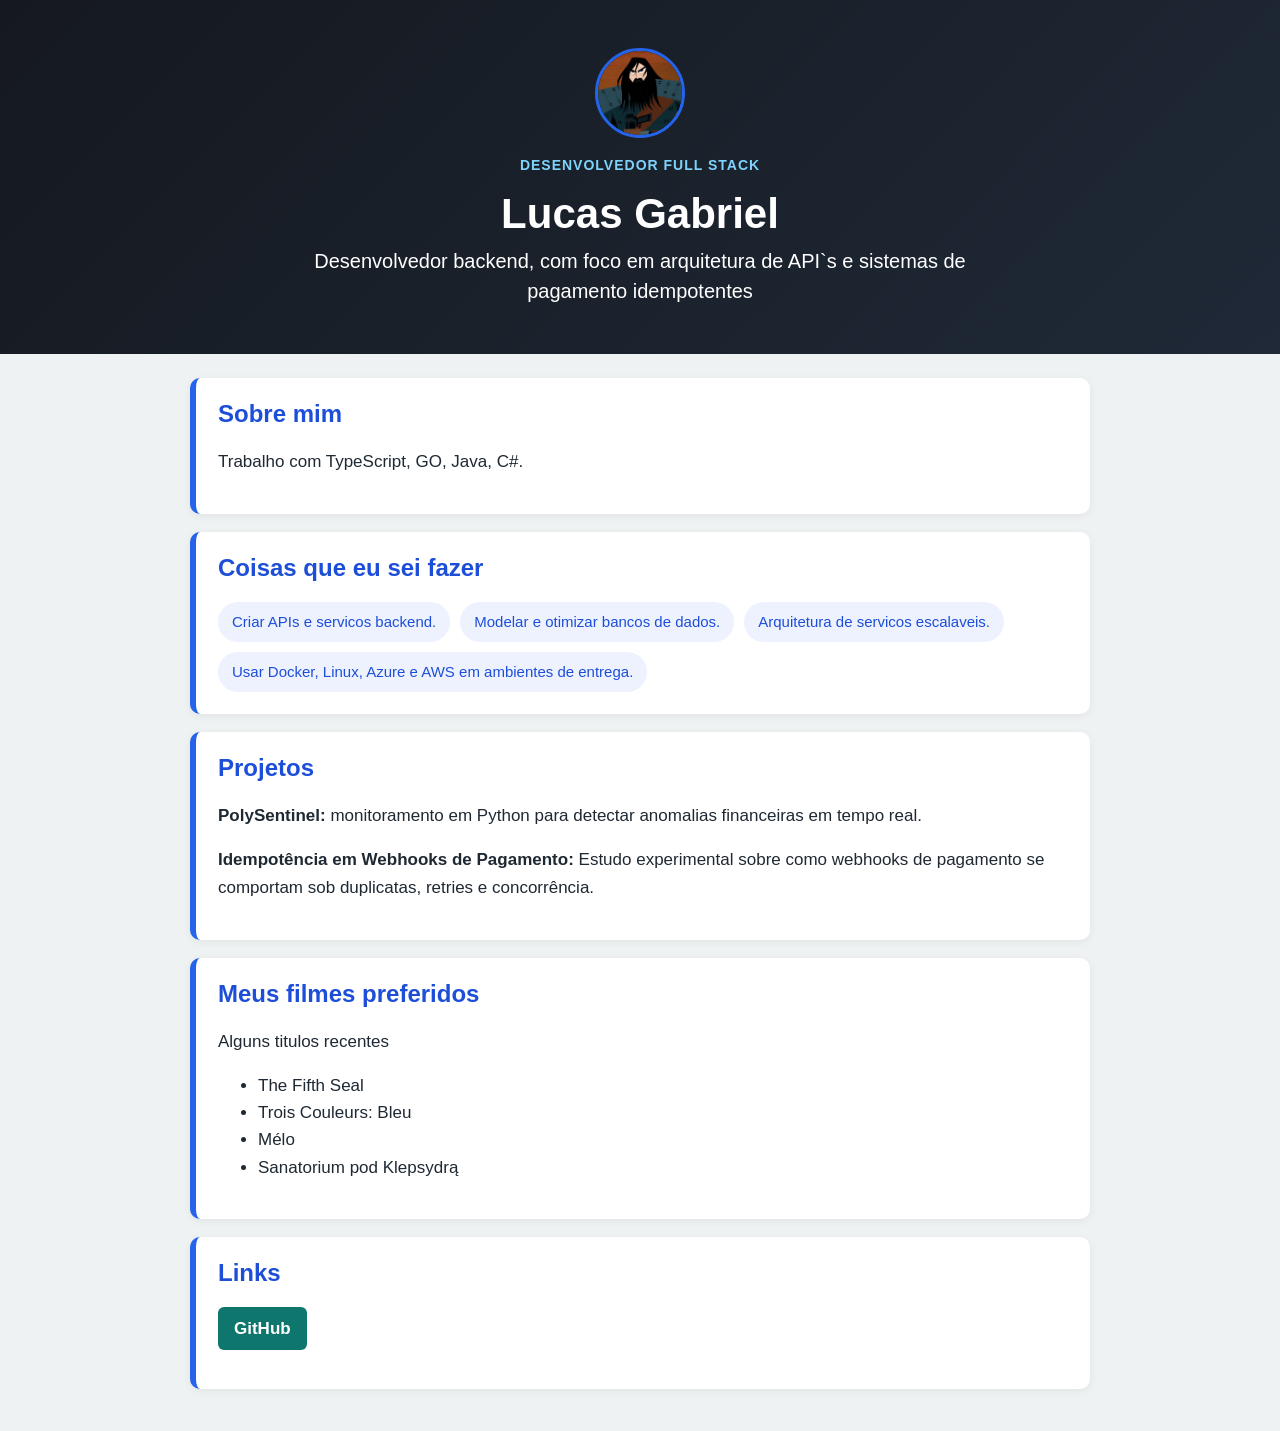
<file: index.html>
<!doctype html>
<html lang="pt-BR">
    <head>
        <meta charset="UTF-8" />
        <meta name="viewport" content="width=device-width, initial-scale=1.0" />
        <title>Lucas Gabriel | Cartao Digital</title>
        <link rel="stylesheet" href="style.css" />
    </head>

    <body>
        <header>
            <img class="avatar" src="avatar.jpg" alt="Foto de Lucas Gabriel" />
            <p class="tag">desenvolvedor full stack</p>
            <h1>Lucas Gabriel</h1>
            <p class="intro">
                Desenvolvedor backend, com foco em arquitetura de API`s e
                sistemas de pagamento idempotentes
            </p>
        </header>

        <main>
            <section>
                <h2>Sobre mim</h2>
                <p>Trabalho com TypeScript, GO, Java, C#.</p>
            </section>

            <section>
                <h2>Coisas que eu sei fazer</h2>
                <ul class="skill-list">
                    <li>Criar APIs e servicos backend.</li>
                    <li>Modelar e otimizar bancos de dados.</li>
                    <li>Arquitetura de servicos escalaveis.</li>
                    <li>
                        Usar Docker, Linux, Azure e AWS em ambientes de entrega.
                    </li>
                </ul>
            </section>

            <section>
                <h2>Projetos</h2>
                <p>
                    <strong>PolySentinel:</strong> monitoramento em Python para
                    detectar anomalias financeiras em tempo real.
                </p>
                <p>
                    <strong>Idempotência em Webhooks de Pagamento:</strong>
                    Estudo experimental sobre como webhooks de pagamento se
                    comportam sob duplicatas, retries e concorrência.
                </p>
            </section>

            <section>
                <h2>Meus filmes preferidos</h2>
                <p>Alguns titulos recentes</p>
                <ul>
                    <li>The Fifth Seal</li>
                    <li>Trois Couleurs: Bleu</li>
                    <li>Mélo</li>
                    <li>Sanatorium pod Klepsydrą</li>
                </ul>
            </section>

            <section>
                <h2>Links</h2>
                <p>
                    <a href="https://github.com/lgsn0w">GitHub</a>
                </p>
            </section>
        </main>
    </body>
</html>
</file>
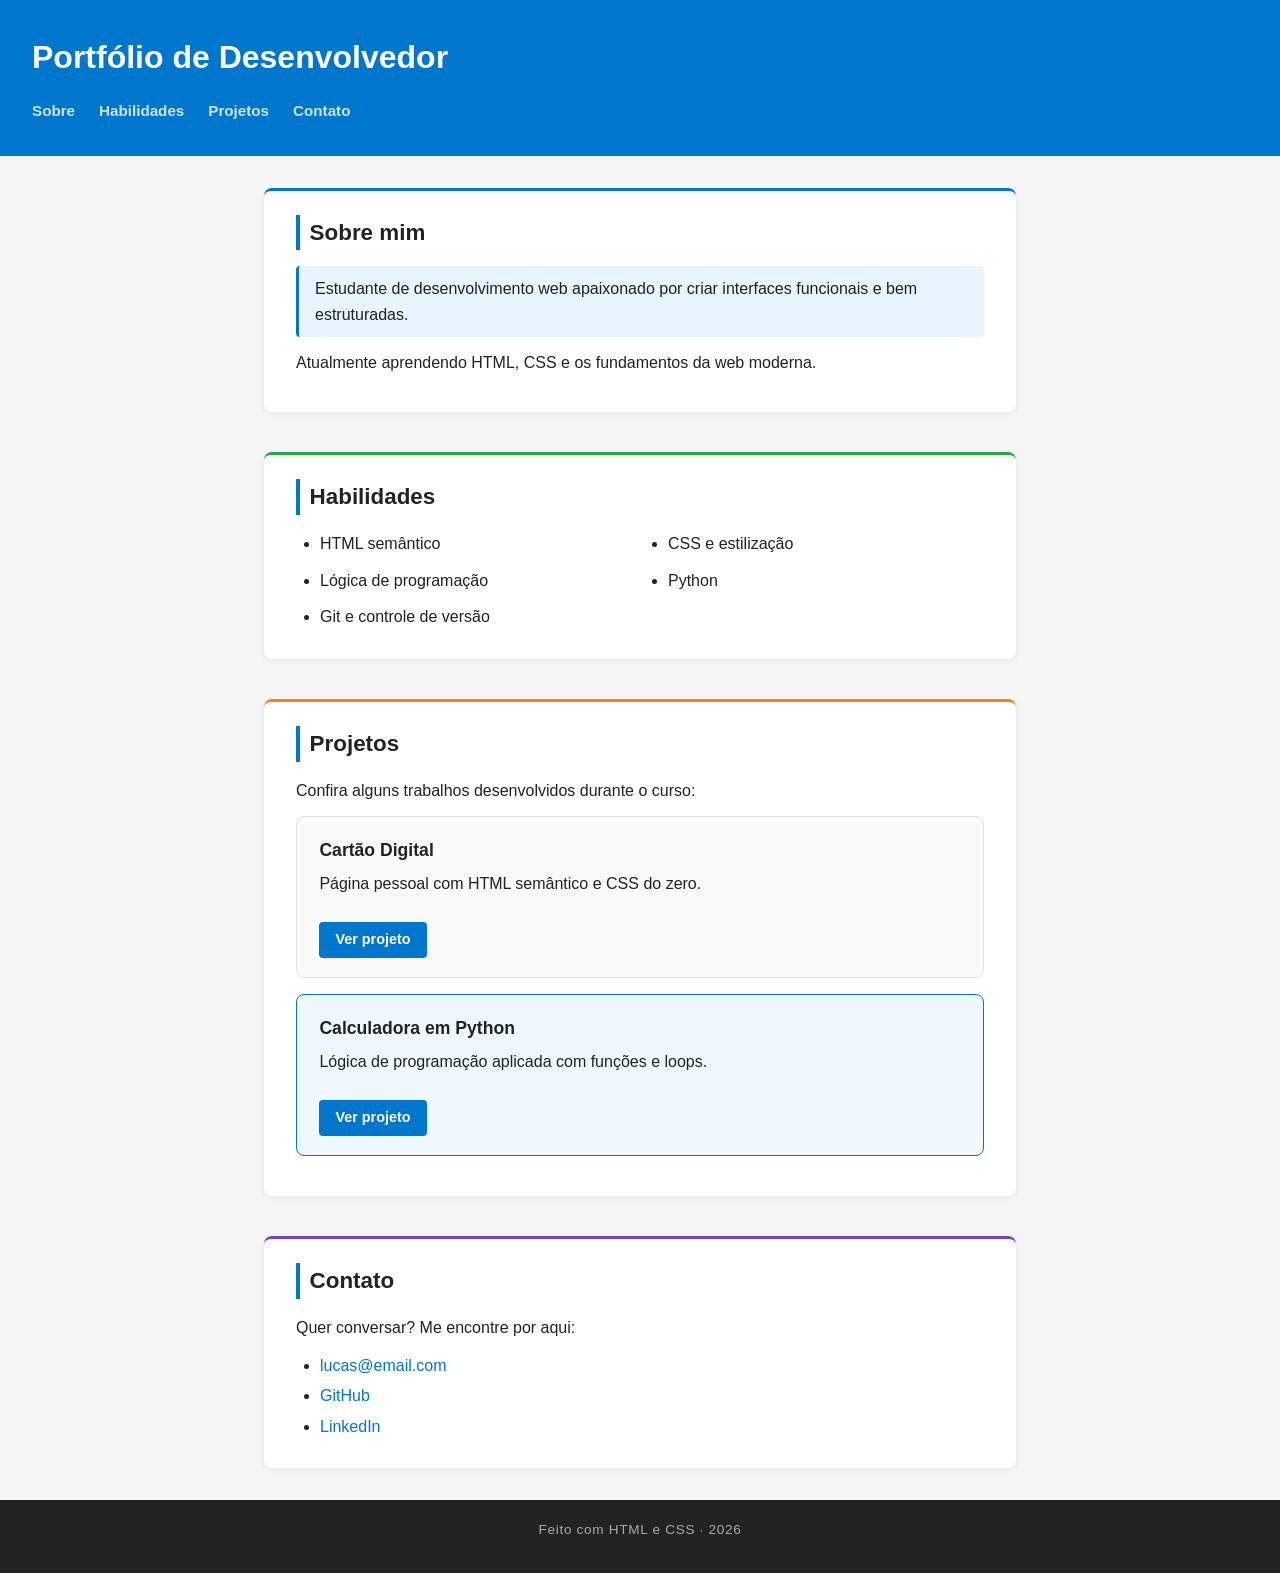
<file: 02-html-estruturado/index.html>
<!DOCTYPE html>
<html lang="pt-BR">
  <head>
    <meta charset="UTF-8" />
    <meta name="viewport" content="width=device-width, initial-scale=1.0" />
    <title>HTML Estruturado — Exemplo Comentado</title>

    <!--
      DICA: O <link> abaixo conecta este HTML ao arquivo style.css.
      rel="stylesheet" diz ao navegador que é um arquivo de estilos.
      href aponta para o caminho do arquivo CSS.
    -->
    <link rel="stylesheet" href="style.css" />
  </head>

  <body>
    <!--
      ===========================
      <header>
      ===========================
      Cabeçalho da página. Normalmente contém o título principal
      do site e a navegação (<nav>). Aparece UMA vez, no topo.
    -->
    <header>
      <h1>Portfólio de Desenvolvedor</h1>

      <!--
        <nav> = bloco de navegação.
        Links internos usam href="#id-da-secao" para pular até aquele ponto.
      -->
      <nav>
        <a href="#sobre">Sobre</a>
        <a href="#habilidades">Habilidades</a>
        <a href="#projetos">Projetos</a>
        <a href="#contato">Contato</a>
      </nav>
    </header>

    <!--
      ===========================
      <main>
      ===========================
      Conteúdo PRINCIPAL da página. Deve existir apenas UM <main> por página.
      Tudo que for o foco central vai aqui dentro: seções, artigos, formulários.
    -->
    <main>

      <!--
        ===========================
        <section> com ID
        ===========================
        Uma seção temática dentro do <main>. Agrupa conteúdo relacionado.

        ID: identificador ÚNICO no documento. Usado para:
          - Navegação interna (href="#sobre")
          - Estilização específica no CSS (#sobre { ... })
          - JavaScript (document.getElementById("sobre"))
        Regra: cada ID deve aparecer uma única vez por página.
      -->
      <section id="sobre">
        <h2>Sobre mim</h2>

        <!--
          CLASS: classe reutilizável. Pode ser aplicada a VÁRIOS elementos.
          No CSS: .destaque { ... }
          Um elemento pode ter mais de uma classe: class="destaque grande"
        -->
        <p class="destaque">
          Estudante de desenvolvimento web apaixonado por criar interfaces
          funcionais e bem estruturadas.
        </p>
        <p>
          Atualmente aprendendo HTML, CSS e os fundamentos da web moderna.
        </p>
      </section>

      <!-- ============================================================ -->

      <section id="habilidades">
        <h2>Habilidades</h2>

        <!--
          A classe "lista-habilidades" permite estilizar só esta lista,
          sem afetar outras <ul> que existam na página.
        -->
        <ul class="lista-habilidades">
          <li>HTML semântico</li>
          <li>CSS e estilização</li>
          <li>Lógica de programação</li>
          <li>Python</li>
          <li>Git e controle de versão</li>
        </ul>
      </section>

      <!-- ============================================================ -->

      <section id="projetos">
        <h2>Projetos</h2>
        <p>Confira alguns trabalhos desenvolvidos durante o curso:</p>

        <!--
          <article> = conteúdo independente e autocontido.
          Poderia ser retirado da página e ainda fazer sentido sozinho.
          Aqui cada projeto é um <article> com a classe "card-projeto".
        -->
        <article class="card-projeto">
          <h3>Cartão Digital</h3>
          <p>Página pessoal com HTML semântico e CSS do zero.</p>
          <a href="#" class="btn">Ver projeto</a>
        </article>

        <!--
          Este card tem DUAS classes: "card-projeto" e "destaque".
          Vai herdar os estilos de ambas.
        -->
        <article class="card-projeto destaque">
          <h3>Calculadora em Python</h3>
          <p>Lógica de programação aplicada com funções e loops.</p>
          <a href="#" class="btn">Ver projeto</a>
        </article>
      </section>

      <!-- ============================================================ -->

      <section id="contato">
        <h2>Contato</h2>
        <p>Quer conversar? Me encontre por aqui:</p>
        <ul>
          <li><a href="mailto:lucas@email.com">lucas@email.com</a></li>
          <li><a href="https://github.com" target="_blank">GitHub</a></li>
          <li><a href="https://linkedin.com" target="_blank">LinkedIn</a></li>
        </ul>
      </section>

    </main>

    <!--
      ===========================
      <footer>
      ===========================
      Rodapé da página. Costuma ter créditos, links legais, ano de criação.
    -->
    <footer>
      <!--
        O ID "rodape-principal" permite estilizar ESTE elemento
        com #rodape-principal { ... } no CSS.
      -->
      <p id="rodape-principal">Feito com HTML e CSS · 2026</p>
    </footer>

  </body>
</html>
</file>
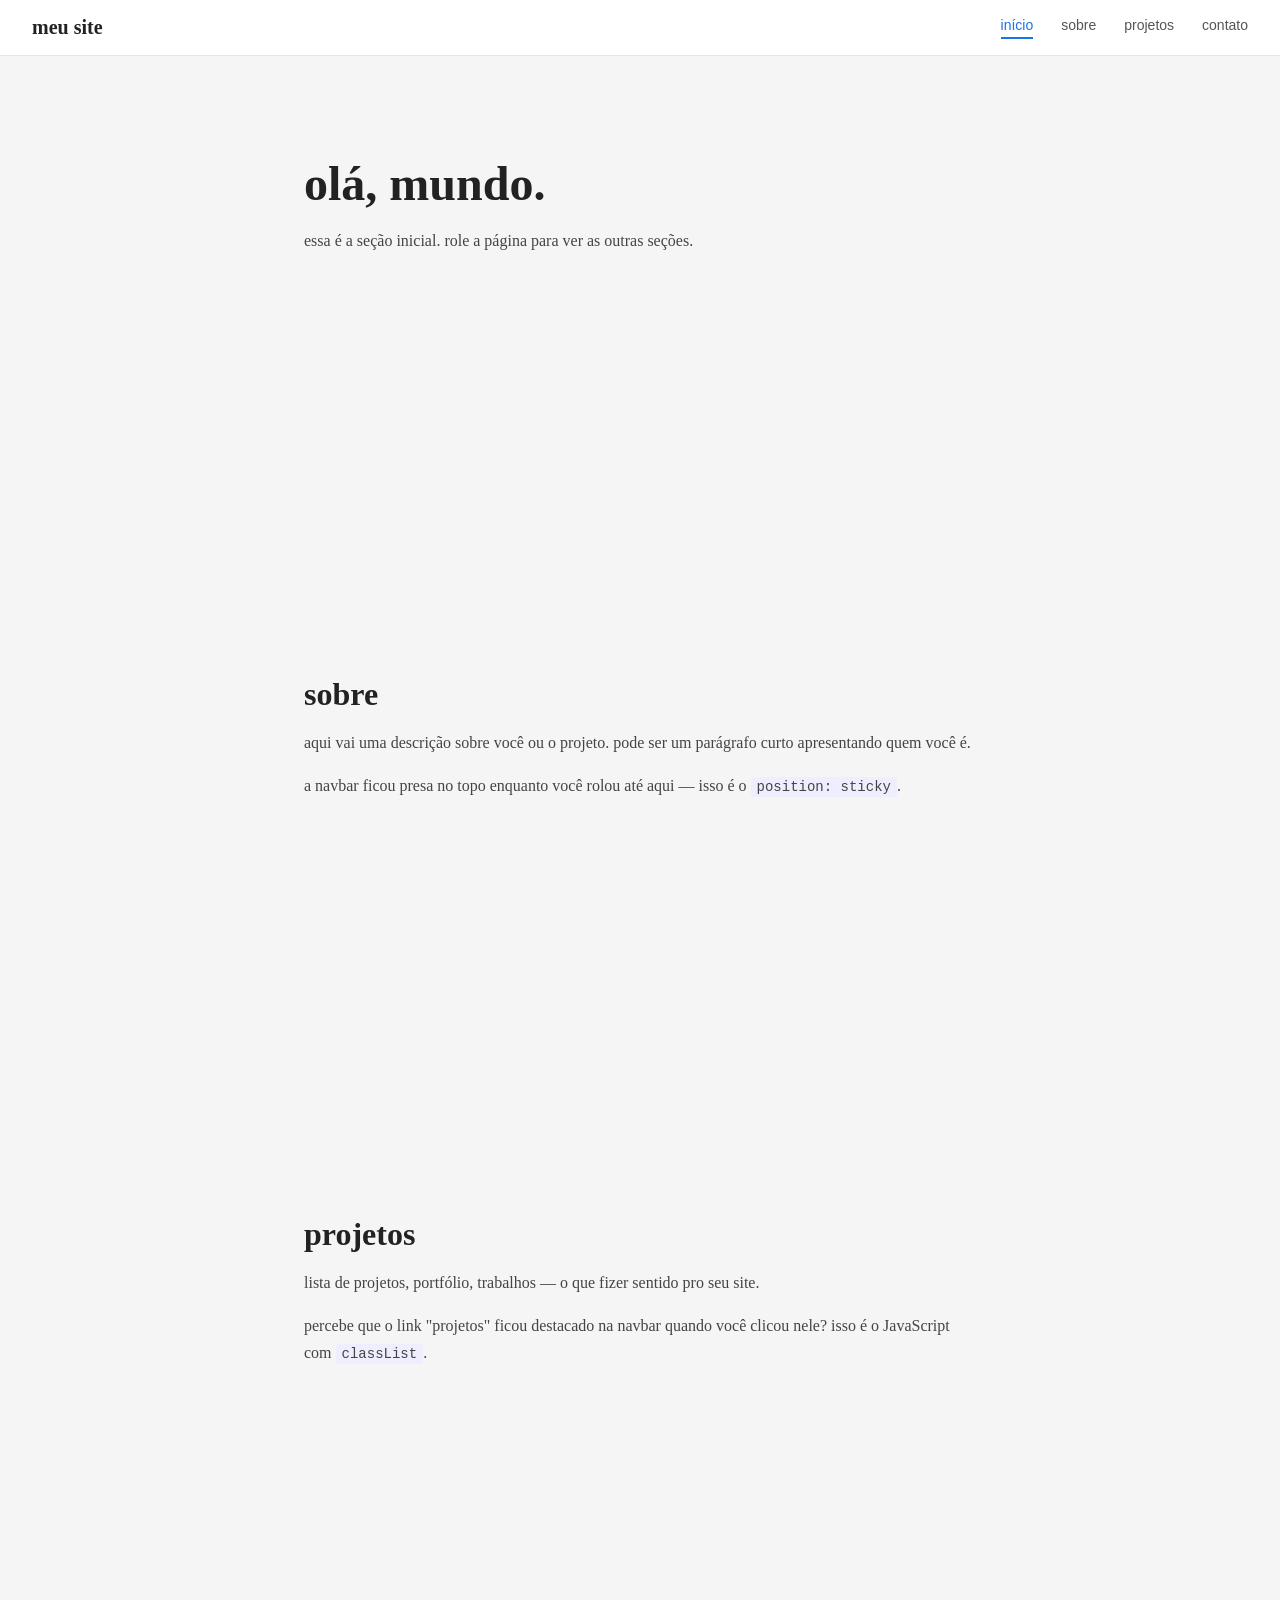
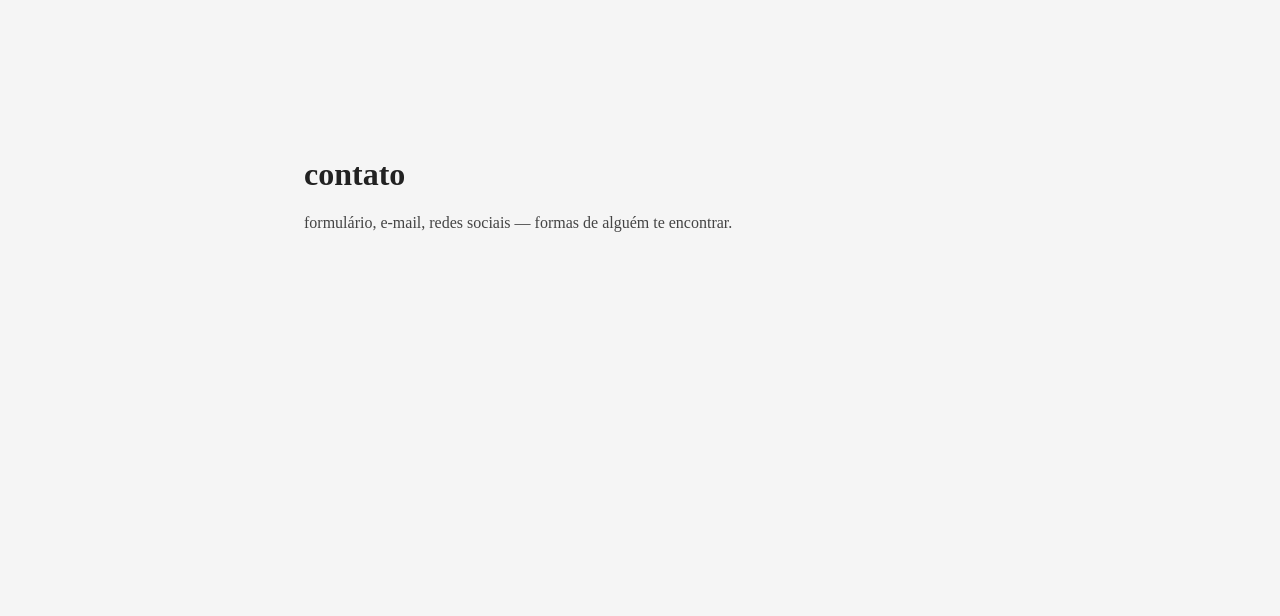
<file: 05-navbar/index.html>
<!DOCTYPE html>
<html lang="pt-br">
<head>
  <meta charset="UTF-8">
  <meta name="viewport" content="width=device-width, initial-scale=1.0">
  <title>navbar do zero</title>
  <link rel="stylesheet" href="style.css">
</head>
<body>

  <header class="navbar" id="topo">
    <a href="#topo" class="navbar-logo">meu site</a>
    <nav class="navbar-links">
      <a href="#topo"      id="link-inicio"   class="link-nav ativo">início</a>
      <a href="#sobre"     id="link-sobre"    class="link-nav">sobre</a>
      <a href="#projetos"  id="link-projetos" class="link-nav">projetos</a>
      <a href="#contato"   id="link-contato"  class="link-nav">contato</a>
    </nav>
  </header>

  <main>

    <section class="secao hero">
      <h1>olá, mundo.</h1>
      <p>essa é a seção inicial. role a página para ver as outras seções.</p>
    </section>

    <section class="secao" id="sobre">
      <h2>sobre</h2>
      <p>aqui vai uma descrição sobre você ou o projeto. pode ser um parágrafo curto apresentando quem você é.</p>
      <p>a navbar ficou presa no topo enquanto você rolou até aqui — isso é o <code>position: sticky</code>.</p>
    </section>

    <section class="secao" id="projetos">
      <h2>projetos</h2>
      <p>lista de projetos, portfólio, trabalhos — o que fizer sentido pro seu site.</p>
      <p>percebe que o link "projetos" ficou destacado na navbar quando você clicou nele? isso é o JavaScript com <code>classList</code>.</p>
    </section>

    <section class="secao" id="contato">
      <h2>contato</h2>
      <p>formulário, e-mail, redes sociais — formas de alguém te encontrar.</p>
    </section>

  </main>

  <script src="script.js"></script>
</body>
</html>
</file>
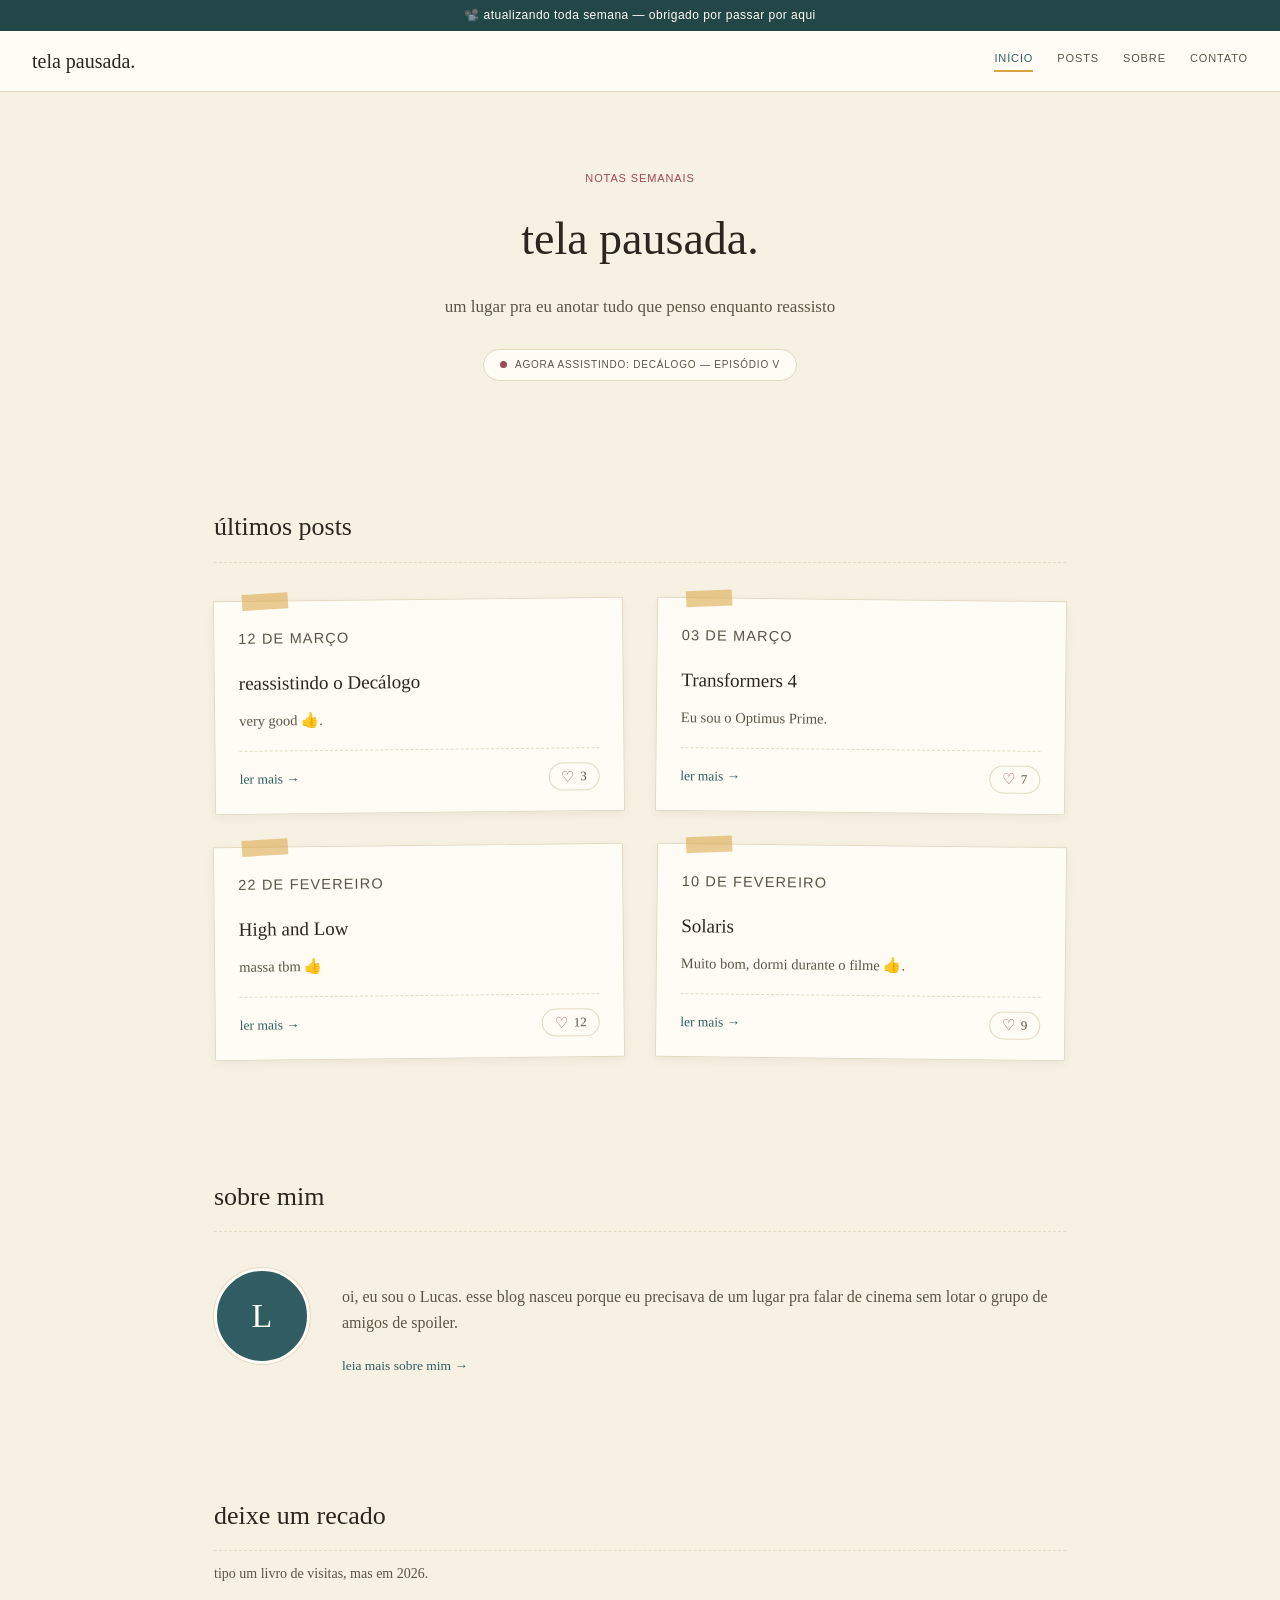
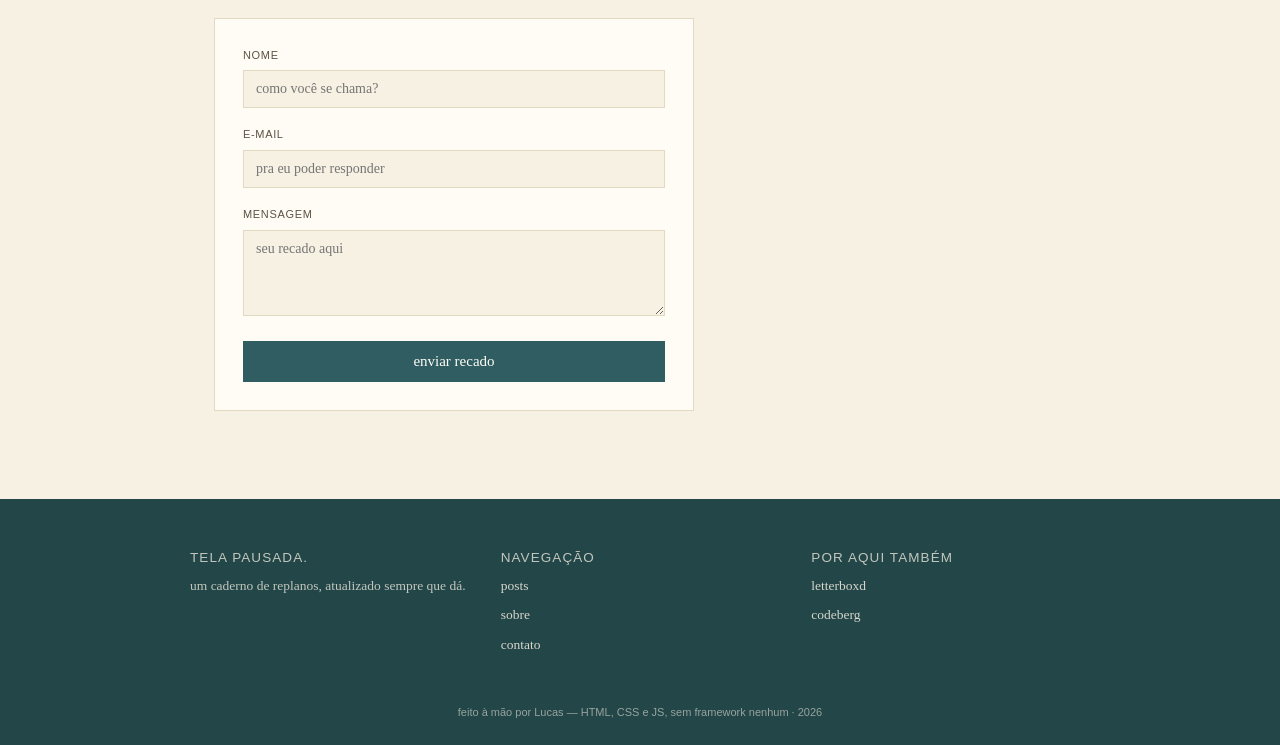
<file: 04-botoes/Exemplo Blog/index.html>
<!DOCTYPE html>
<html lang="pt-br">
<head>
  <meta charset="UTF-8">
  <meta name="viewport" content="width=device-width, initial-scale=1.0">
  <title>tela pausada. — blog do Lucas</title>
  <link rel="stylesheet" href="style.css">
</head>
<body>

  <!-- faixa no topo, estilo aviso de blog antigo -->
  <div class="faixa-topo">
    📽️ atualizando toda semana — obrigado por passar por aqui
  </div>

  <!-- navbar fixa -->
  <header class="navbar" id="navbar">
    <a href="#topo" class="navbar-logo">tela pausada.</a>
    <nav class="navbar-links">
      <a href="#topo" id="link-inicio" class="link-nav ativo">início</a>
      <a href="#posts" id="link-posts" class="link-nav">posts</a>
      <a href="#sobre" id="link-sobre" class="link-nav">sobre</a>
      <a href="#contato" id="link-contato" class="link-nav">contato</a>
    </nav>
  </header>

  <main>

    <!-- hero -->
    <section class="hero" id="topo">
      <span class="etiqueta">Notas Semanais</span>
      <h1>tela pausada.</h1>
      <p class="hero-sub">
        um lugar pra eu anotar tudo que penso enquanto reassisto
      </p>
      <span class="badge-assistindo">
        <span class="badge-bolinha"></span>
        agora assistindo: Decálogo — Episódio V
      </span>
    </section>

    <!-- posts -->
    <section class="secao-posts" id="posts">
      <h2 class="titulo-secao">últimos posts</h2>

      <div class="grade-posts">

        <article class="cartao-post rotacao-1">
          <p class="post-data">12 de março</p>
          <h3>reassistindo o Decálogo</h3>
          <p>
            very good 👍.
          </p>
          <div class="post-rodape">
            <a href="#" class="link-leia-mais">ler mais →</a>
            <button class="botao-curtir" id="curtir-1">
              <span class="coracao">♡</span>
              <span class="contagem-curtidas" id="contagem-1">3</span>
            </button>
          </div>
        </article>

        <article class="cartao-post rotacao-2">
          <p class="post-data">03 de março</p>
          <h3>Transformers 4</h3>
          <p>
            Eu sou o Optimus Prime.
          </p>
          <div class="post-rodape">
            <a href="#" class="link-leia-mais">ler mais →</a>
            <button class="botao-curtir" id="curtir-2">
              <span class="coracao">♡</span>
              <span class="contagem-curtidas" id="contagem-2">7</span>
            </button>
          </div>
        </article>

        <article class="cartao-post rotacao-1">
          <p class="post-data">22 de fevereiro</p>
          <h3>High and Low</h3>
          <p>
            massa tbm 👍
          </p>
          <div class="post-rodape">
            <a href="#" class="link-leia-mais">ler mais →</a>
            <button class="botao-curtir" id="curtir-3">
              <span class="coracao">♡</span>
              <span class="contagem-curtidas" id="contagem-3">12</span>
            </button>
          </div>
        </article>

        <article class="cartao-post rotacao-2">
          <p class="post-data">10 de fevereiro</p>
          <h3>Solaris</h3>
          <p>
            Muito bom, dormi durante o filme 👍.
          </p>
          <div class="post-rodape">
            <a href="#" class="link-leia-mais">ler mais →</a>
            <button class="botao-curtir" id="curtir-4">
              <span class="coracao">♡</span>
              <span class="contagem-curtidas" id="contagem-4">9</span>
            </button>
          </div>
        </article>

      </div>
    </section>

    <!-- sobre -->
    <section class="secao-sobre" id="sobre">
      <h2 class="titulo-secao">sobre mim</h2>
      <div class="bloco-sobre">
        <div class="foto-placeholder">L</div>
        <div class="texto-sobre">
          <p>
            oi, eu sou o Lucas. esse blog nasceu porque eu precisava de um
            lugar pra falar de cinema sem lotar o grupo de amigos de
            spoiler.
          </p>
          <p class="texto-extra" id="texto-extra">
            texto surpresa 👍.
          </p>
          <button class="link-leia-mais" id="botao-leia-mais">leia mais sobre mim →</button>
        </div>
      </div>
    </section>

    <!-- contato -->
    <section class="secao-contato" id="contato">
      <h2 class="titulo-secao">deixe um recado</h2>
      <p class="contato-sub">tipo um livro de visitas, mas em 2026.</p>

      <form class="formulario" id="formulario">
        <div class="campo">
          <label for="campo-nome">nome</label>
          <input type="text" id="campo-nome" placeholder="como você se chama?">
          <p class="erro-campo" id="erro-nome">esse campo é obrigatório.</p>
        </div>

        <div class="campo">
          <label for="campo-email">e-mail</label>
          <input type="email" id="campo-email" placeholder="pra eu poder responder">
          <p class="erro-campo" id="erro-email">esse campo é obrigatório.</p>
        </div>

        <div class="campo">
          <label for="campo-mensagem">mensagem</label>
          <textarea id="campo-mensagem" rows="4" placeholder="seu recado aqui"></textarea>
          <p class="erro-campo" id="erro-mensagem">esse campo é obrigatório.</p>
        </div>

        <button type="button" class="botao-enviar" id="botao-enviar">enviar recado</button>
        <p class="mensagem-sucesso" id="mensagem-sucesso">
          ✓ recado recebido — obrigado por passar por aqui!
        </p>
      </form>
    </section>

  </main>

  <footer class="rodape">
    <div class="rodape-colunas">
      <div class="rodape-coluna">
        <p class="rodape-titulo">tela pausada.</p>
        <p>um caderno de replanos, atualizado sempre que dá.</p>
      </div>
      <div class="rodape-coluna">
        <p class="rodape-titulo">navegação</p>
        <a href="#posts">posts</a>
        <a href="#sobre">sobre</a>
        <a href="#contato">contato</a>
      </div>
      <div class="rodape-coluna">
        <p class="rodape-titulo">por aqui também</p>
        <a href="#">letterboxd</a>
        <a href="#">codeberg</a>
      </div>
    </div>
    <p class="rodape-assinatura">feito à mão por Lucas — HTML, CSS e JS, sem framework nenhum · 2026</p>
  </footer>

  <script src="script.js"></script>
</body>
</html>
</file>
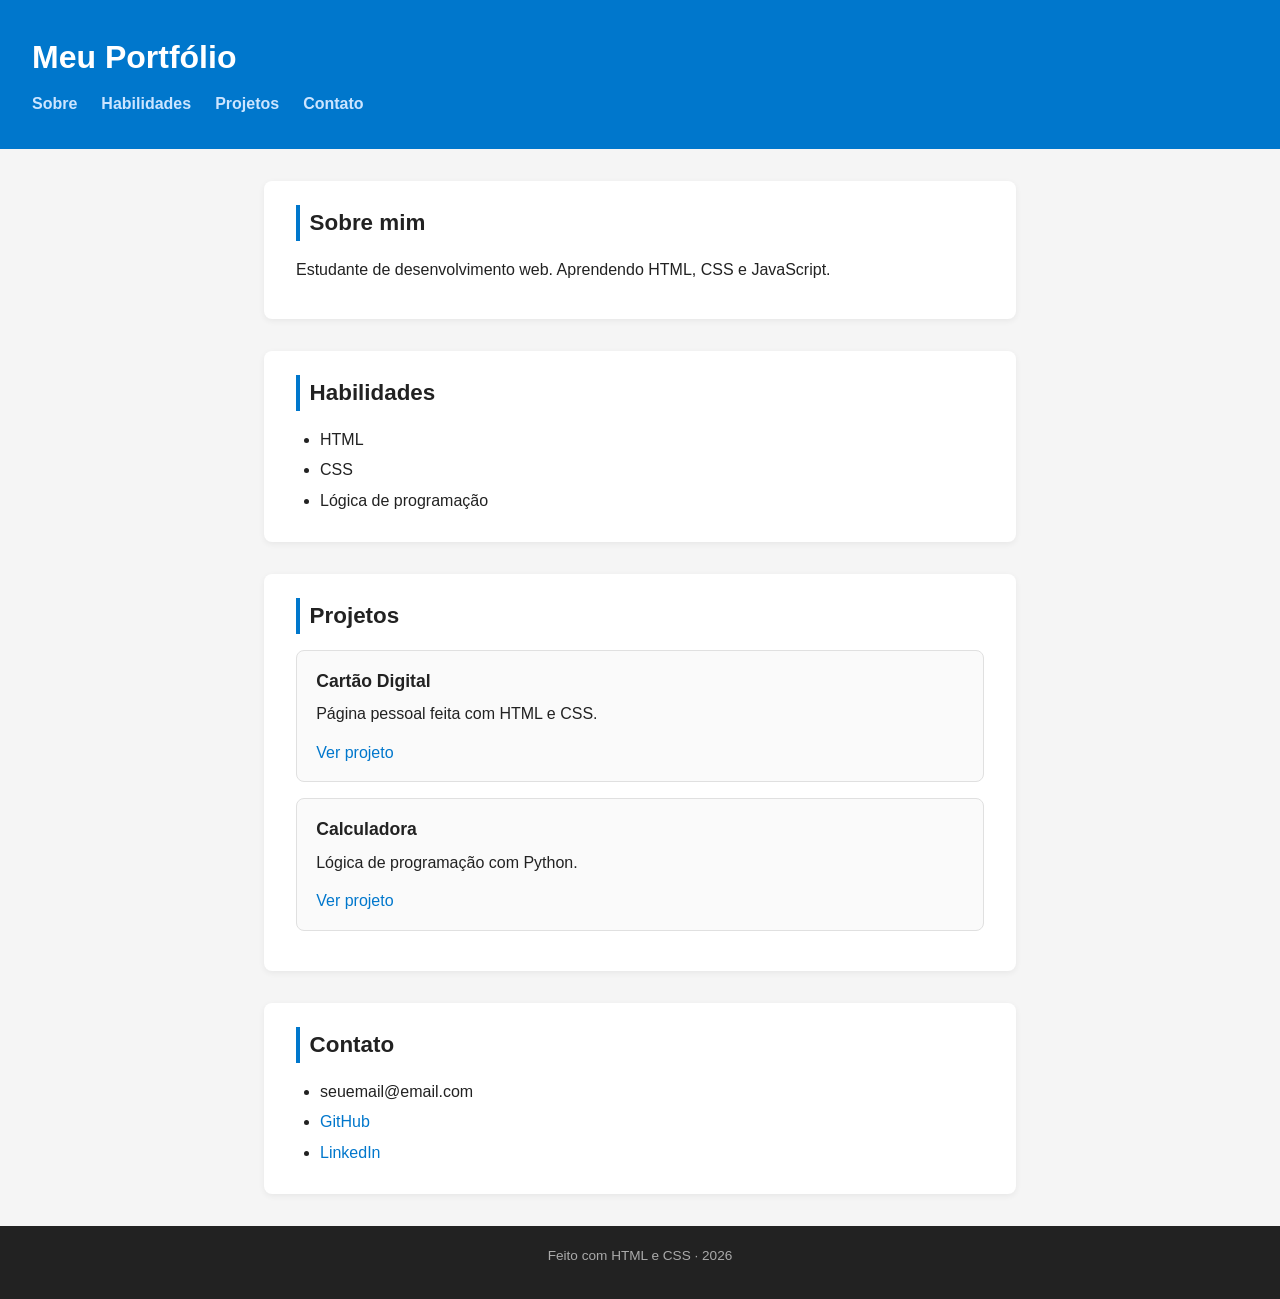
<file: 04-botoes/Exemplo/index.html>
<!DOCTYPE html>
<html lang="pt-BR">
  <head>
    <meta charset="UTF-8" />
    <meta name="viewport" content="width=device-width, initial-scale=1.0" />
    <title>Meu Portfólio</title>
    <link rel="stylesheet" href="style.css" />
  </head>

  <body>

    <header>
      <h1>Meu Portfólio</h1>
      <nav>
        <a href="#sobre">Sobre</a>
        <a href="#habilidades">Habilidades</a>
        <a href="#projetos">Projetos</a>
        <a href="#contato">Contato</a>
      </nav>
    </header>

    <main>

      <section id="sobre">
        <h2>Sobre mim</h2>
        <p>Estudante de desenvolvimento web. Aprendendo HTML, CSS e JavaScript.</p>
      </section>

      <section id="habilidades">
        <h2>Habilidades</h2>
        <ul>
          <li>HTML</li>
          <li>CSS</li>
          <li>Lógica de programação</li>
        </ul>
      </section>

      <section id="projetos">
        <h2>Projetos</h2>

        <article class="card">
          <h3>Cartão Digital</h3>
          <p>Página pessoal feita com HTML e CSS.</p>
          <a href="#">Ver projeto</a>
        </article>

        <article class="card">
          <h3>Calculadora</h3>
          <p>Lógica de programação com Python.</p>
          <a href="#">Ver projeto</a>
        </article>
      </section>

      <section id="contato">
        <h2>Contato</h2>
        <ul>
          <li>seuemail@email.com</li>
          <li><a href="https://github.com" target="_blank">GitHub</a></li>
          <li><a href="https://linkedin.com" target="_blank">LinkedIn</a></li>
        </ul>
      </section>

    </main>

    <footer>
      <p>Feito com HTML e CSS · 2026</p>
    </footer>
  </body>
</html>
</file>
<file: style.css>
body {
    margin: 0;
    font-family: "Segoe UI", Arial, sans-serif;
    background-color: #eef2f3;
    color: #1f2933;
}

header {
    background: linear-gradient(135deg, #15191f, #1f2937);
    color: white;
    padding: 48px 24px;
    text-align: center;
}

.avatar {
    width: 84px;
    height: 84px;
    margin: 0 auto 16px auto;
    border-radius: 50%;
    object-fit: cover;
    object-position: 44% center;
    display: block;
    border: 3px solid #2563eb;
}

.tag {
    color: #7dd3fc;
    font-size: 14px;
    font-weight: bold;
    text-transform: uppercase;
    letter-spacing: 1px;
}

h1 {
    margin: 8px 0;
    font-size: 42px;
}

.intro {
    max-width: 680px;
    margin: 0 auto;
    font-size: 20px;
    line-height: 1.5;
}

main {
    max-width: 900px;
    margin: 0 auto;
    padding: 24px;
}

section {
    background-color: white;
    margin-bottom: 18px;
    padding: 22px;
    border-radius: 10px;
    border-left: 6px solid #2563eb;
    box-shadow: 0 2px 8px rgba(0, 0, 0, 0.06);
}

h2 {
    margin-top: 0;
    color: #1d4ed8;
}

p,
li {
    font-size: 17px;
    line-height: 1.6;
}

/* Lista de habilidades viram "pilulas" em vez de li */
.skill-list {
    list-style: none;
    padding: 0;
    margin: 0;
    display: flex;
    flex-wrap: wrap;
    gap: 10px;
}

.skill-list li {
    background-color: #eef2ff;
    color: #1d4ed8;
    padding: 8px 14px;
    border-radius: 999px;
    font-size: 15px;
}

a {
    display: inline-block;
    margin-right: 12px;
    padding: 8px 16px;
    border-radius: 6px;
    background-color: #0f766e;
    color: white;
    font-weight: bold;
    text-decoration: none;
    transition: background-color 0.15s ease;
}

a:hover {
    background-color: #0d5e58;
}
</file>
<file: 02-html-estruturado/style.css>
/* ================================================================
   style.css — Exemplo comentado de CSS
   Como selecionar e estilizar elementos, classes e IDs
   ================================================================ */


/* ----------------------------------------------------------------
   RESET BÁSICO
   Remove margens e paddings padrão do navegador para começar
   do zero e ter controle total sobre o espaçamento.
   ---------------------------------------------------------------- */
* {
  margin: 0;
  padding: 0;
  box-sizing: border-box; /* padding não aumenta o tamanho do elemento */
}


/* ----------------------------------------------------------------
   SELETOR DE ELEMENTO
   Estiliza TODOS os elementos daquele tipo na página.
   Ex: body { } afeta o corpo inteiro; h2 { } afeta todos os h2.
   ---------------------------------------------------------------- */
body {
  font-family: "Segoe UI", Arial, sans-serif;
  background-color: #f5f5f5;
  color: #222;
  line-height: 1.6;
}

h1 {
  font-size: 2rem;
  margin-bottom: 0.25rem;
}

h2 {
  font-size: 1.4rem;
  margin-bottom: 1rem;
  border-left: 4px solid #0077cc;
  padding-left: 0.6rem;
}

h3 {
  font-size: 1.1rem;
  margin-bottom: 0.4rem;
}

a {
  color: #0077cc;
  text-decoration: none;
}

a:hover {
  text-decoration: underline;
}

ul {
  list-style: disc;
  padding-left: 1.5rem;
}

li {
  margin-bottom: 0.3rem;
}

p {
  margin-bottom: 0.8rem;
}


/* ----------------------------------------------------------------
   ELEMENTOS ESTRUTURAIS (header, main, footer, section, nav)
   ---------------------------------------------------------------- */
header {
  background-color: #0077cc;
  color: white;
  padding: 2rem;
}

header h1 {
  /* Seletor descendente: h1 DENTRO de header */
  color: white;
}

nav {
  margin-top: 1rem;
  display: flex;
  gap: 1.5rem;
  flex-wrap: wrap;
}

nav a {
  /* nav a = links DENTRO do nav */
  color: #cce5ff;
  font-weight: 600;
  font-size: 0.95rem;
}

nav a:hover {
  color: white;
}

main {
  max-width: 800px;     /* limita a largura para legibilidade */
  margin: 2rem auto;    /* centraliza horizontalmente */
  padding: 0 1.5rem;
  display: flex;
  flex-direction: column;
  gap: 2.5rem;          /* espaço entre as seções */
}

section {
  background-color: white;
  border-radius: 8px;
  padding: 1.5rem 2rem;
  box-shadow: 0 2px 6px rgba(0, 0, 0, 0.06);
}

footer {
  background-color: #222;
  color: #aaa;
  text-align: center;
  padding: 1.2rem;
  font-size: 0.85rem;
  margin-top: 2rem;
}


/* ----------------------------------------------------------------
   SELETOR DE CLASSE (.nome-da-classe)
   O ponto (.) indica classe. Afeta TODOS os elementos que tiverem
   aquela classe, independente do tipo de tag.
   Um elemento pode ter várias classes: class="card-projeto destaque"
   ---------------------------------------------------------------- */
.destaque {
  background-color: #e8f4ff;
  border-left: 3px solid #0077cc;
  padding: 0.6rem 1rem;
  border-radius: 4px;
  font-weight: 500;
}

.lista-habilidades {
  display: grid;
  grid-template-columns: 1fr 1fr; /* dois itens por linha */
  gap: 0.4rem 2rem;
}

.card-projeto {
  border: 1px solid #e0e0e0;
  border-radius: 8px;
  padding: 1.2rem 1.4rem;
  margin-bottom: 1rem;
  background-color: #fafafa;
  transition: box-shadow 0.2s;
}

.card-projeto:hover {
  box-shadow: 0 4px 12px rgba(0, 119, 204, 0.15);
}

/* Quando um elemento tem DUAS classes, combine os seletores
   para ser mais específico: .card-projeto.destaque { }
   Isso afeta só elementos que tenham AMBAS as classes. */
.card-projeto.destaque {
  border-color: #0077cc;
  background-color: #f0f8ff;
}

.btn {
  display: inline-block;
  margin-top: 0.8rem;
  padding: 0.4rem 1rem;
  background-color: #0077cc;
  color: white;
  border-radius: 4px;
  font-size: 0.9rem;
  font-weight: 600;
}

.btn:hover {
  background-color: #005fa3;
  text-decoration: none;
}


/* ----------------------------------------------------------------
   SELETOR DE ID (#nome-do-id)
   O sustenido (#) indica ID. Afeta UM ÚNICO elemento.
   IDs têm maior especificidade que classes — use com moderação.
   Prefira classes para estilos; reserve IDs para âncoras e JS.
   ---------------------------------------------------------------- */
#sobre {
  border-top: 3px solid #0077cc;
}

#habilidades {
  border-top: 3px solid #28a745;
}

#projetos {
  border-top: 3px solid #fd7e14;
}

#contato {
  border-top: 3px solid #6f42c1;
}

#rodape-principal {
  letter-spacing: 0.05em;
}


/* ----------------------------------------------------------------
   RESUMO — HIERARQUIA DE ESPECIFICIDADE CSS

   Quando duas regras conflitam, vence a mais específica:

   1. ID               (#id)           — mais forte
   2. Classe / pseudo  (.class, :hover)
   3. Elemento         (h1, p, div)    — mais fraco

   Exemplos:
     p { }                 → baixa
     .destaque { }         → média
     p.destaque { }        → um pouco maior
     #sobre p.destaque { } → alta
   ---------------------------------------------------------------- */
</file>
<file: 05-navbar/style.css>
/* ===== reset básico ===== */
* {
  box-sizing: border-box;
}

body {
  margin: 0;
  font-family: Georgia, serif;
  color: #222;
  background: #f5f5f5;
}

/* ===== navbar ===== */
.navbar {
  position: sticky;
  top: 0;
  z-index: 10;
  display: flex;
  justify-content: space-between;
  align-items: center;
  padding: 16px 32px;
  background: #ffffff;
  border-bottom: 1px solid #e5e5e5;
}

.navbar-logo {
  font-size: 20px;
  font-weight: bold;
  color: #222;
  text-decoration: none;
}

/* ===== links de navegação ===== */
.navbar-links {
  display: flex;
  gap: 28px;
}

.link-nav {
  text-decoration: none;
  color: #555;
  font-family: Arial, sans-serif;
  font-size: 14px;
  padding-bottom: 4px;
  border-bottom: 2px solid transparent;
  transition: color 0.2s, border-color 0.2s;
}

.link-nav:hover {
  color: #1a73e8;
  border-bottom-color: #1a73e8;
}

.link-nav.ativo {
  color: #1a73e8;
  border-bottom-color: #1a73e8;
}

/* ===== seções de conteúdo ===== */
.secao {
  max-width: 720px;
  margin: 0 auto;
  padding: 80px 24px;
  min-height: 60vh;
}

.hero {
  padding-top: 100px;
}

h1 {
  font-size: 48px;
  margin: 0 0 16px;
}

h2 {
  font-size: 32px;
  margin: 0 0 16px;
}

p {
  font-size: 16px;
  line-height: 1.7;
  color: #444;
}

code {
  background: #eef;
  padding: 2px 6px;
  border-radius: 3px;
  font-size: 14px;
}
</file>
<file: 04-botoes/Exemplo Blog/style.css>
/* ===== tokens ===== */
:root {
  --cream: #f7f1e4;
  --paper: #fffcf5;
  --ink: #2b2620;
  --ink-soft: #5c5445;
  --teal: #2f5d62;
  --teal-dark: #234648;
  --mustard: #d9a441;
  --berry: #a24858;
  --line: #e3d9c2;
}

* { box-sizing: border-box; }

body {
  margin: 0;
  background: var(--cream);
  color: var(--ink);
  font-family: Georgia, 'Times New Roman', serif;
  line-height: 1.6;
}

h1, h2, h3 {
  font-family: Georgia, serif;
  font-weight: normal;
  color: var(--ink);
}

a {
  color: var(--teal);
}

/* utility / meta text uses the sans pairing, small-caps, tracked out --
   this is the period-accurate pairing: Georgia for voice, Verdana for structure */
.etiqueta, .post-data, .rodape-titulo, .navbar-links, .badge-assistindo {
  font-family: Verdana, Geneva, sans-serif;
  text-transform: uppercase;
  letter-spacing: 0.08em;
}

/* ===== faixa no topo ===== */
.faixa-topo {
  background: var(--teal-dark);
  color: var(--paper);
  text-align: center;
  font-family: Verdana, sans-serif;
  font-size: 12px;
  letter-spacing: 0.04em;
  padding: 6px 12px;
}

/* ===== navbar fixa ===== */
.navbar {
  position: sticky;
  top: 0;
  z-index: 10;
  display: flex;
  justify-content: space-between;
  align-items: center;
  flex-wrap: wrap;
  gap: 12px;
  background: var(--paper);
  border-bottom: 1px solid var(--line);
  padding: 14px 32px;
}

.navbar-logo {
  font-family: Georgia, serif;
  font-size: 20px;
  color: var(--ink);
  text-decoration: none;
}

.navbar-links {
  display: flex;
  gap: 24px;
  font-size: 11px;
}

.link-nav {
  text-decoration: none;
  color: var(--ink-soft);
  padding-bottom: 3px;
  border-bottom: 2px solid transparent;
}

.link-nav:hover {
  color: var(--teal);
}

.link-nav.ativo {
  color: var(--teal);
  border-bottom: 2px solid var(--mustard);
}

/* ===== hero ===== */
.hero {
  max-width: 640px;
  margin: 0 auto;
  padding: 72px 24px 56px;
  text-align: center;
}

.etiqueta {
  display: inline-block;
  font-size: 11px;
  color: var(--berry);
  margin-bottom: 14px;
}

.hero h1 {
  font-size: 46px;
  margin: 0 0 18px;
}

.hero-sub {
  font-size: 17px;
  color: var(--ink-soft);
  margin: 0 0 28px;
}

.badge-assistindo {
  display: inline-flex;
  align-items: center;
  gap: 8px;
  background: var(--paper);
  border: 1px solid var(--line);
  border-radius: 20px;
  padding: 7px 16px;
  font-size: 10px;
  color: var(--ink-soft);
}

.badge-bolinha {
  width: 7px;
  height: 7px;
  border-radius: 50%;
  background: var(--berry);
  display: inline-block;
}

/* ===== secoes gerais ===== */
main > section {
  max-width: 900px;
  margin: 0 auto;
  padding: 48px 24px;
}

.titulo-secao {
  font-size: 26px;
  border-bottom: 1px dashed var(--line);
  padding-bottom: 14px;
  margin-bottom: 36px;
}

/* ===== grade de posts (cartoes tipo ficha) ===== */
.grade-posts {
  display: grid;
  grid-template-columns: repeat(2, 1fr);
  gap: 32px;
}

.cartao-post {
  position: relative;
  background: var(--paper);
  border: 1px solid var(--line);
  padding: 26px 24px 20px;
  box-shadow: 0 3px 10px rgba(43, 38, 32, 0.06);
}

.cartao-post::before {
  content: "";
  position: absolute;
  top: -8px;
  left: 28px;
  width: 46px;
  height: 16px;
  background: rgba(217, 164, 65, 0.55);
  transform: rotate(-3deg);
}

.rotacao-1 { transform: rotate(-0.6deg); }
.rotacao-2 { transform: rotate(0.6deg); }

.post-data {
  font-size: 10px;
  color: var(--berry);
  margin: 0 0 10px;
}

.cartao-post h3 {
  font-size: 19px;
  margin: 0 0 10px;
}

.cartao-post p {
  color: var(--ink-soft);
  font-size: 14.5px;
  margin: 0 0 18px;
}

.post-rodape {
  display: flex;
  justify-content: space-between;
  align-items: center;
  border-top: 1px dashed var(--line);
  padding-top: 14px;
}

.link-leia-mais {
  color: var(--teal);
  text-decoration: none;
  font-size: 13.5px;
  background: none;
  border: none;
  cursor: pointer;
  font-family: Georgia, serif;
  padding: 0;
}

.botao-curtir {
  display: flex;
  align-items: center;
  gap: 6px;
  background: none;
  border: 1px solid var(--line);
  border-radius: 20px;
  padding: 4px 12px;
  cursor: pointer;
  color: var(--ink-soft);
  font-family: Georgia, serif;
  font-size: 13px;
}

.botao-curtir:hover {
  border-color: var(--berry);
}

.coracao {
  font-size: 15px;
  color: var(--berry);
}

.botao-curtir.curtido .coracao {
  content: "♥";
}

.botao-curtir.curtido {
  background: rgba(162, 72, 88, 0.08);
  border-color: var(--berry);
}

/* ===== sobre ===== */
.bloco-sobre {
  display: flex;
  gap: 32px;
  align-items: flex-start;
}

.foto-placeholder {
  flex-shrink: 0;
  width: 96px;
  height: 96px;
  border-radius: 50%;
  background: var(--teal);
  color: var(--paper);
  font-size: 34px;
  display: flex;
  align-items: center;
  justify-content: center;
  border: 3px solid var(--paper);
  box-shadow: 0 0 0 1px var(--line);
}

.texto-sobre p {
  color: var(--ink-soft);
}

.texto-extra {
  display: none;
}

.texto-extra.mostrar {
  display: block;
}

/* ===== contato ===== */
.contato-sub {
  color: var(--ink-soft);
  margin-top: -24px;
  margin-bottom: 32px;
  font-size: 14px;
}

.formulario {
  max-width: 480px;
  background: var(--paper);
  border: 1px solid var(--line);
  padding: 28px;
}

.campo {
  margin-bottom: 18px;
}

.campo label {
  display: block;
  font-family: Verdana, sans-serif;
  font-size: 11px;
  text-transform: uppercase;
  letter-spacing: 0.06em;
  color: var(--ink-soft);
  margin-bottom: 6px;
}

.campo input,
.campo textarea {
  width: 100%;
  border: 1px solid var(--line);
  background: var(--cream);
  padding: 10px 12px;
  font-family: Georgia, serif;
  font-size: 14px;
  color: var(--ink);
}

.campo input:focus,
.campo textarea:focus {
  outline: 2px solid var(--teal);
  outline-offset: 1px;
}

.erro-campo {
  display: none;
  color: var(--berry);
  font-size: 12.5px;
  margin: 6px 0 0;
}

.erro-campo.mostrar {
  display: block;
}

.botao-enviar {
  width: 100%;
  background: var(--teal);
  color: var(--paper);
  border: none;
  padding: 12px;
  font-family: Georgia, serif;
  font-size: 15px;
  cursor: pointer;
}

.botao-enviar:hover {
  background: var(--teal-dark);
}

.mensagem-sucesso {
  display: none;
  margin: 14px 0 0;
  color: var(--teal-dark);
  background: rgba(47, 93, 98, 0.08);
  border: 1px solid var(--teal);
  padding: 10px 14px;
  font-size: 13.5px;
}

.mensagem-sucesso.mostrar {
  display: block;
}

/* ===== rodape ===== */
.rodape {
  background: var(--teal-dark);
  color: var(--cream);
  margin-top: 40px;
  padding: 48px 24px 24px;
}

.rodape-colunas {
  max-width: 900px;
  margin: 0 auto;
  display: grid;
  grid-template-columns: repeat(3, 1fr);
  gap: 32px;
}

.rodape-titulo {
  font-family: Verdana, sans-serif;
  font-size: 11px;
  text-transform: uppercase;
  letter-spacing: 0.08em;
  color: var(--mustard);
  margin: 0 0 12px;
}

.rodape-coluna p {
  margin: 0 0 6px;
  font-size: 13.5px;
  color: rgba(247, 241, 228, 0.75);
}

.rodape-coluna a {
  display: block;
  color: var(--cream);
  text-decoration: none;
  font-size: 13.5px;
  margin-bottom: 8px;
  opacity: 0.85;
}

.rodape-coluna a:hover {
  opacity: 1;
  text-decoration: underline;
}

.rodape-assinatura {
  text-align: center;
  font-family: Verdana, sans-serif;
  font-size: 11px;
  color: rgba(247, 241, 228, 0.55);
  margin: 40px 0 0;
}

/* ===== responsivo ===== */
@media (max-width: 640px) {
  .navbar {
    flex-direction: column;
    align-items: flex-start;
  }

  .hero h1 {
    font-size: 32px;
  }

  .grade-posts {
    grid-template-columns: 1fr;
  }

  .bloco-sobre {
    flex-direction: column;
    align-items: center;
    text-align: center;
  }

  .rodape-colunas {
    grid-template-columns: 1fr;
    gap: 24px;
  }
}
</file>
<file: 04-botoes/Exemplo/style.css>
* {
  margin: 0;
  padding: 0;
  box-sizing: border-box;
}

body {
  font-family: "Segoe UI", Arial, sans-serif;
  background-color: #f5f5f5;
  color: #222;
  line-height: 1.6;
}

header {
  background-color: #0077cc;
  color: white;
  padding: 2rem;
}

header h1 {
  color: white;
  font-size: 2rem;
  margin-bottom: 0.5rem;
}

nav {
  display: flex;
  gap: 1.5rem;
}

nav a {
  color: #cce5ff;
  text-decoration: none;
  font-weight: 600;
}

nav a:hover {
  color: white;
}

main {
  max-width: 800px;
  margin: 2rem auto;
  padding: 0 1.5rem;
  display: flex;
  flex-direction: column;
  gap: 2rem;
}

section {
  background-color: white;
  border-radius: 8px;
  padding: 1.5rem 2rem;
  box-shadow: 0 2px 6px rgba(0, 0, 0, 0.06);
}

h2 {
  font-size: 1.4rem;
  margin-bottom: 1rem;
  border-left: 4px solid #0077cc;
  padding-left: 0.6rem;
}

h3 {
  font-size: 1.1rem;
  margin-bottom: 0.4rem;
}

p {
  margin-bottom: 0.8rem;
}

ul {
  list-style: disc;
  padding-left: 1.5rem;
}

li {
  margin-bottom: 0.3rem;
}

a {
  color: #0077cc;
  text-decoration: none;
}

a:hover {
  text-decoration: underline;
}

footer {
  background-color: #222;
  color: #aaa;
  text-align: center;
  padding: 1.2rem;
  margin-top: 2rem;
  font-size: 0.85rem;
}

.card {
  border: 1px solid #e0e0e0;
  border-radius: 8px;
  padding: 1rem 1.2rem;
  margin-bottom: 1rem;
  background-color: #fafafa;
}
</file>
